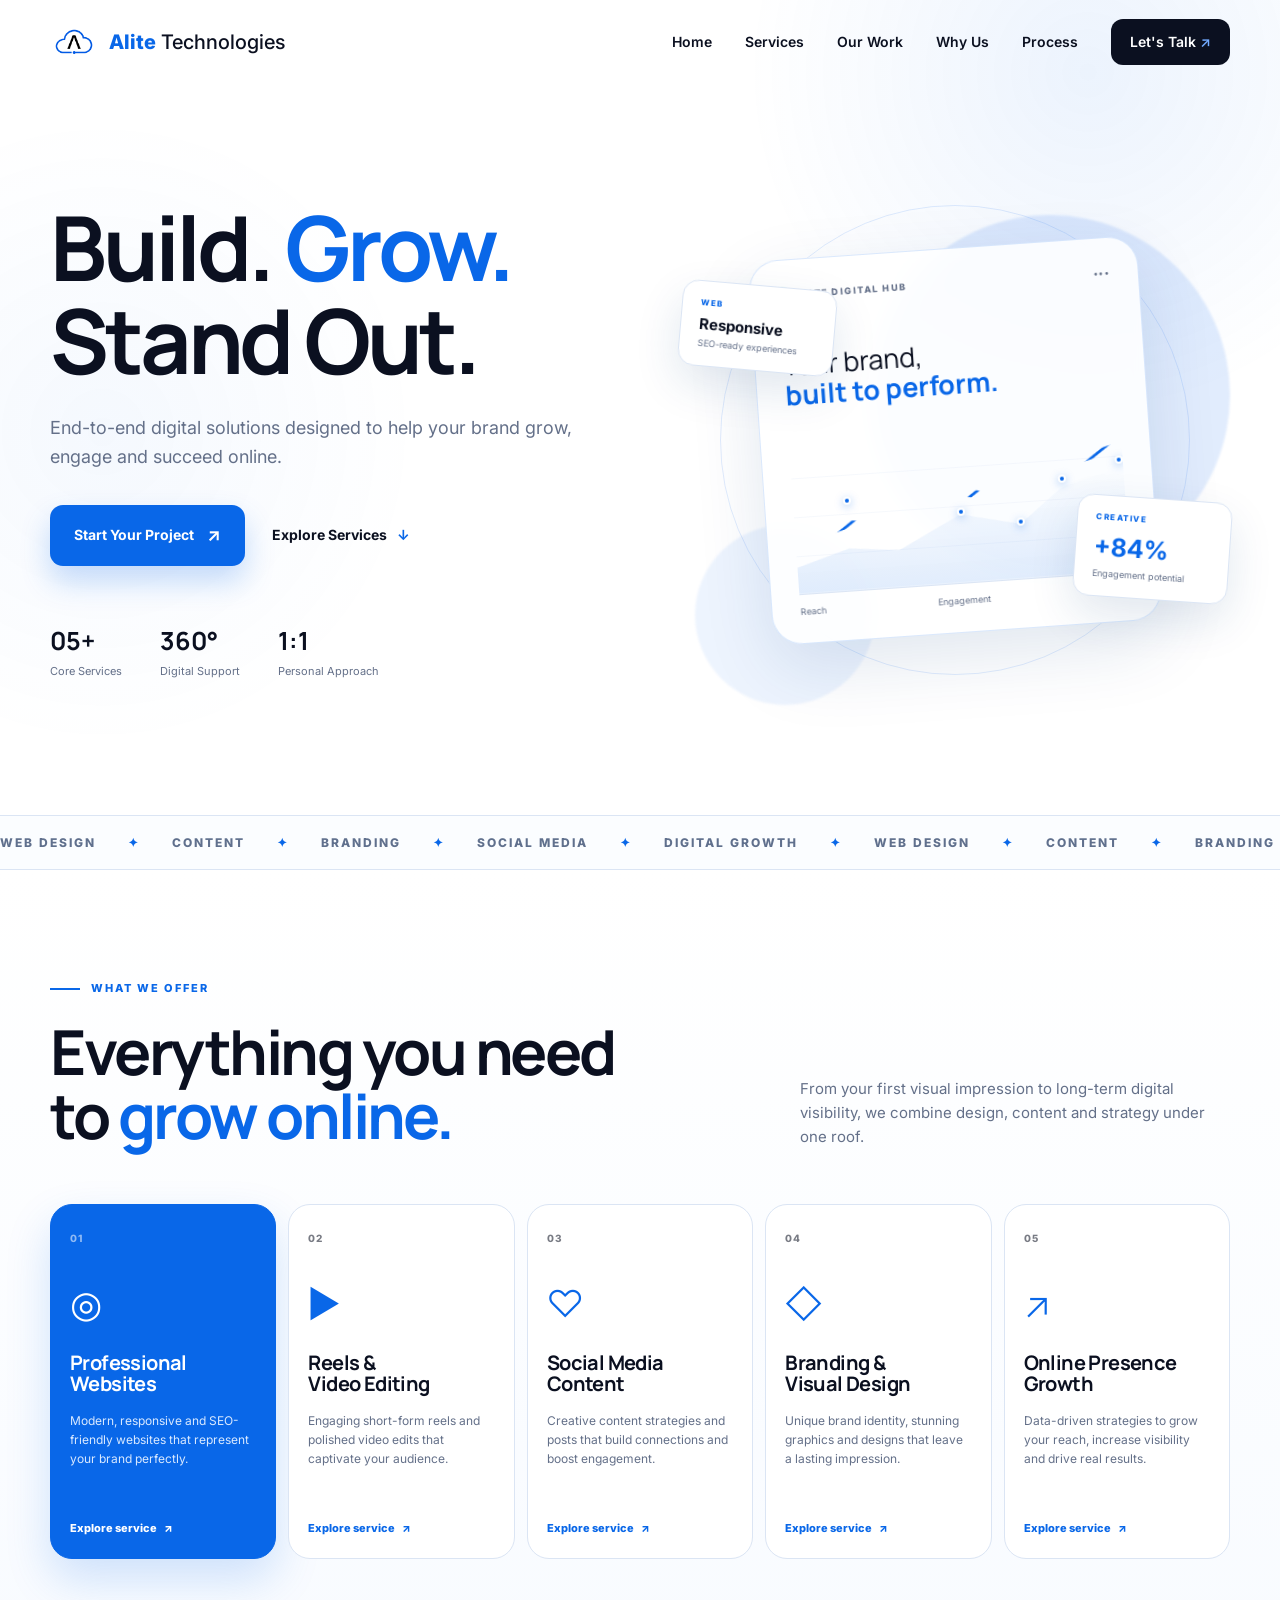
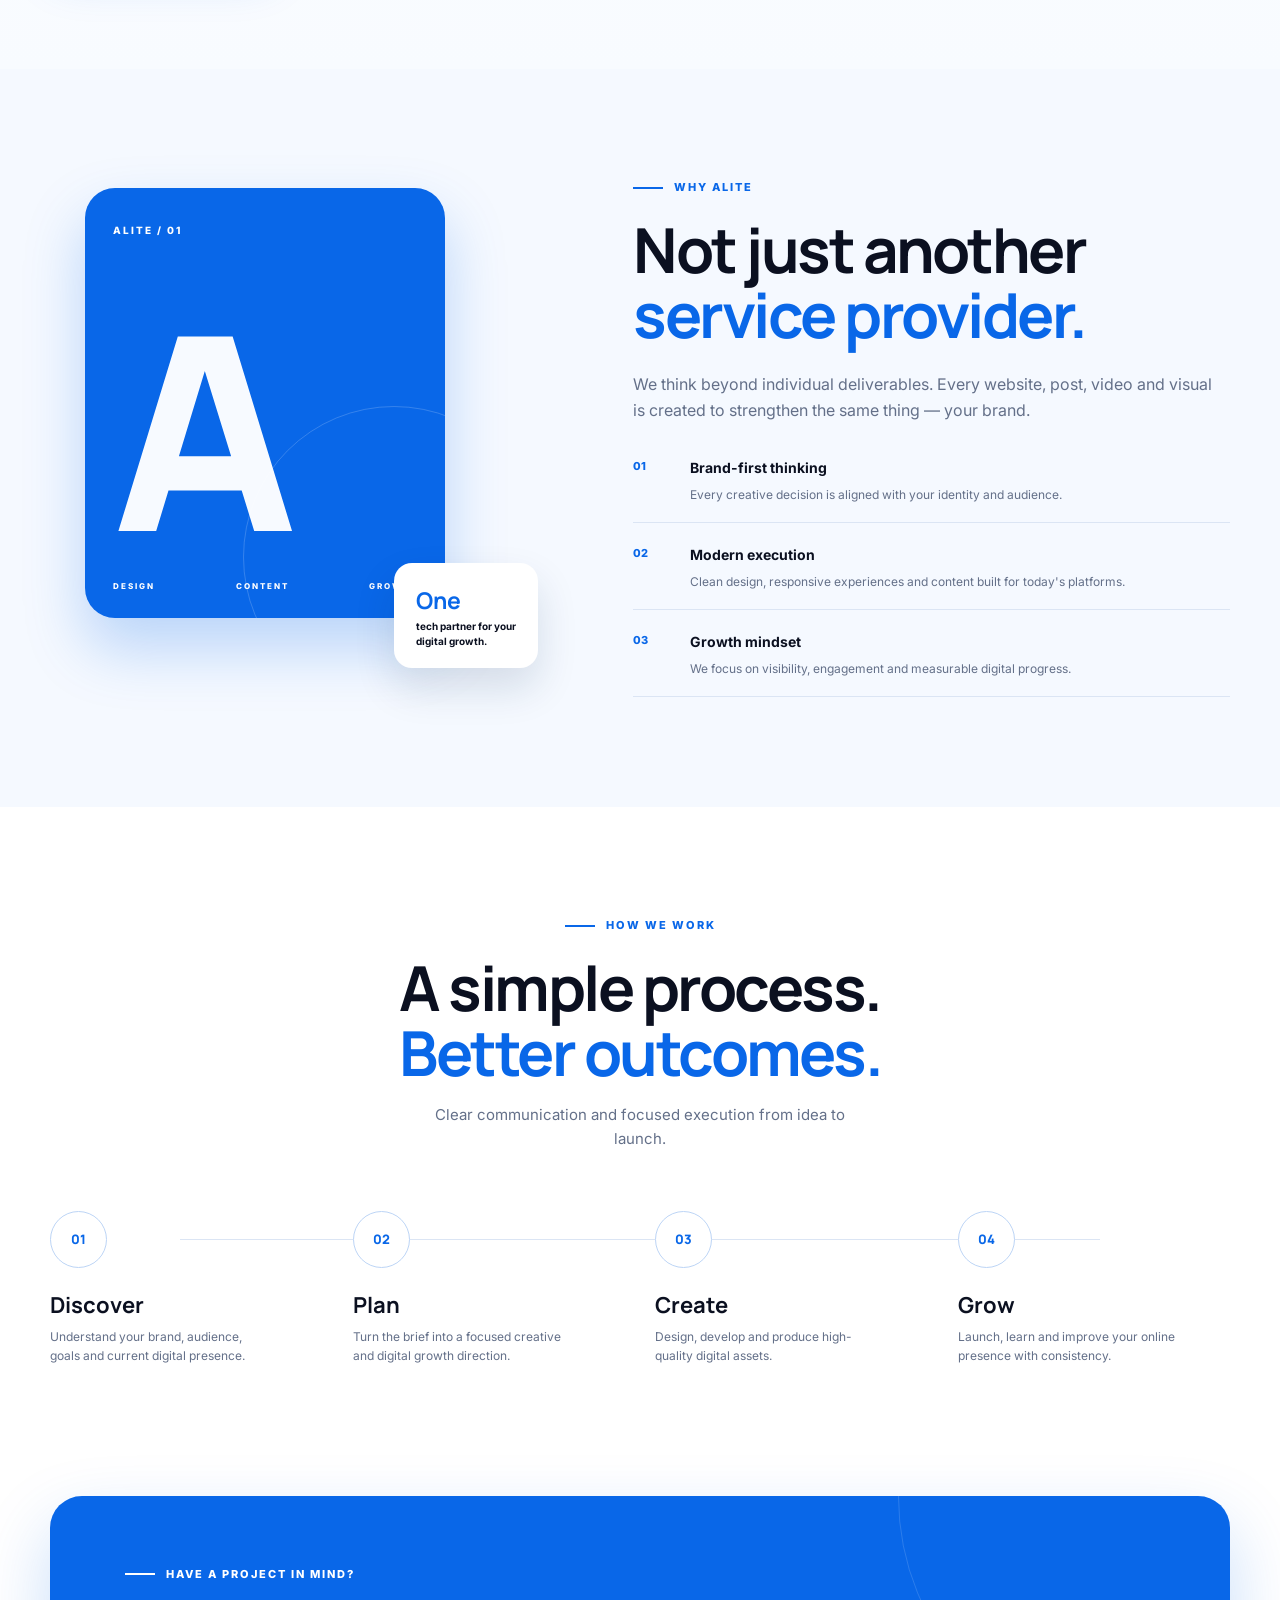
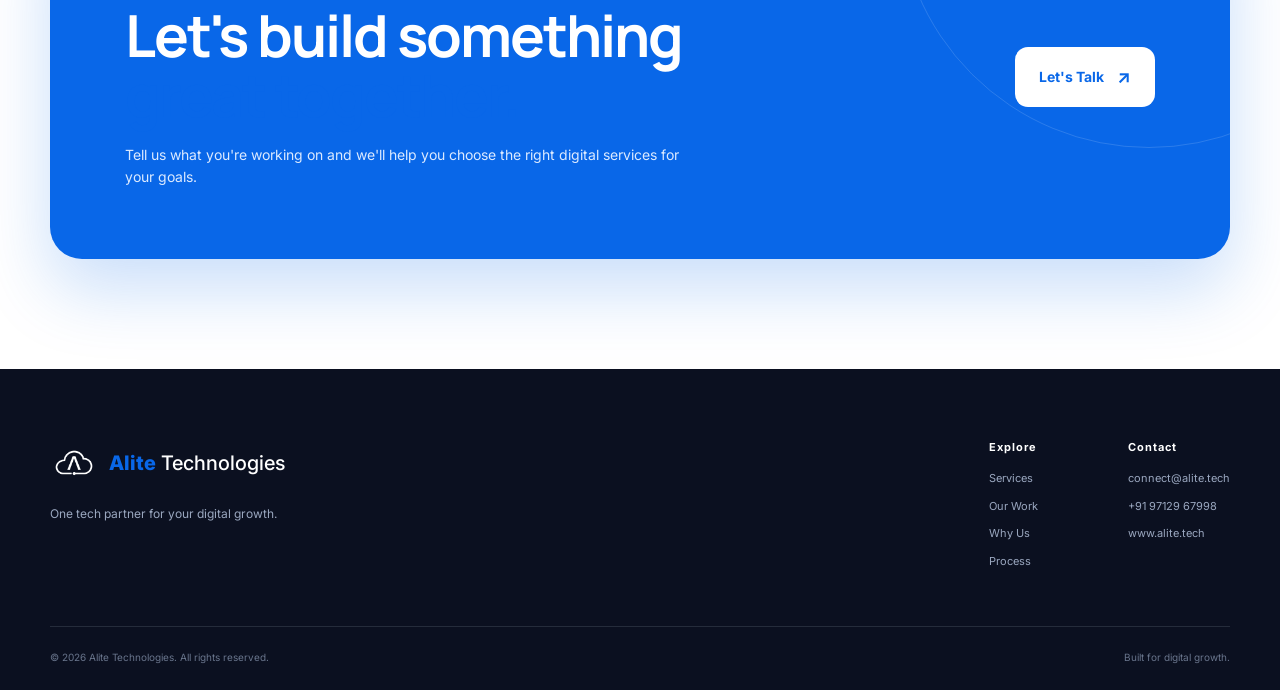
<file: index.html>
<!DOCTYPE html>
<html lang="en">
<head>
  <meta charset="UTF-8" />
  <meta name="viewport" content="width=device-width, initial-scale=1.0" />
  <meta name="description" content="Alite Technologies delivers professional websites, reels and video editing, social media content, branding and visual design, and online presence growth." />
  <title>Alite Technologies | Digital Growth Partner</title>
  <link rel="icon" type="image/png" href="logo.png">
  <link rel="preconnect" href="https://fonts.googleapis.com">
  <link rel="preconnect" href="https://fonts.gstatic.com" crossorigin>
  <link href="https://fonts.googleapis.com/css2?family=Inter:wght@400;500;600;700;800&family=Manrope:wght@600;700;800&display=swap" rel="stylesheet">
  <link rel="stylesheet" href="styles.css" />
</head>
<body>
  <div class="site-bg"></div>

  <header class="navbar" id="navbar">
    <div class="container nav-inner">
      <a class="brand" href="#home" aria-label="Alite Technologies home">
        <img class="brand-logo" src="logo.png" alt="Alite Technologies logo" width="48" height="36">
        <span class="brand-text"><strong>Alite</strong> Technologies</span>
      </a>

      <button class="menu-toggle" id="menuToggle" aria-label="Open navigation" aria-expanded="false">
        <span></span><span></span><span></span>
      </button>

      <nav class="nav-links" id="navLinks">
        <a href="#home">Home</a>
        <a href="#services">Services</a>
        <a href="work.html">Our Work</a>
        <a href="#why-us">Why Us</a>
        <a href="#process">Process</a>
        <a href="#contact" class="nav-cta">Let's Talk <span>↗</span></a>
      </nav>
    </div>
  </header>

  <main>
    <section class="hero section" id="home">
      <div class="hero-grid container">
        <div class="hero-copy reveal">
          <!-- <div class="eyebrow"><span></span> DIGITAL SOLUTIONS THAT MOVE BRANDS FORWARD</div> -->
          <h1>Build. <em>Grow.</em><br>Stand Out.</h1>
          <p class="hero-lead">
            End-to-end digital solutions designed to help your brand grow,
            engage and succeed online.
          </p>
          <div class="hero-actions">
            <a class="btn btn-primary" href="#contact">Start Your Project <span>↗</span></a>
            <a class="text-link" href="#services">Explore Services <span>↓</span></a>
          </div>
          <div class="hero-proof">
            <div><strong>05+</strong><span>Core Services</span></div>
            <div><strong>360°</strong><span>Digital Support</span></div>
            <div><strong>1:1</strong><span>Personal Approach</span></div>
          </div>
        </div>

        <div class="hero-visual reveal">
          <div class="orb orb-one"></div>
          <div class="orb orb-two"></div>
          <div class="dashboard-card">
            <div class="dashboard-top">
              <span class="status-dot"></span>
              <span>ALITE DIGITAL HUB</span>
              <span class="mini-dots">•••</span>
            </div>
            <div class="dashboard-title">Your brand,<br><strong>built to perform.</strong></div>
            <div class="growth-chart">
              <div class="chart-line"></div>
              <div class="chart-fill"></div>
              <span class="point p1"></span>
              <span class="point p2"></span>
              <span class="point p3"></span>
              <span class="point p4"></span>
              <span class="point p5"></span>
            </div>
            <div class="chart-labels"><span>Reach</span><span>Engagement</span><span>Growth</span></div>
          </div>
          <div class="floating-card card-a"><span>WEB</span><strong>Responsive</strong><small>SEO-ready experiences</small></div>
          <div class="floating-card card-b"><span>CREATIVE</span><strong>+84%</strong><small>Engagement potential</small></div>
          <div class="hero-ring"></div>
        </div>
      </div>
    </section>

    <section class="marquee-section">
      <div class="marquee">
        <span>WEB DESIGN</span><b>✦</b><span>CONTENT</span><b>✦</b><span>BRANDING</span><b>✦</b>
        <span>SOCIAL MEDIA</span><b>✦</b><span>DIGITAL GROWTH</span><b>✦</b>
        <span>WEB DESIGN</span><b>✦</b><span>CONTENT</span><b>✦</b><span>BRANDING</span>
      </div>
    </section>

    <section class="section services" id="services">
      <div class="container">
        <div class="section-heading reveal">
          <div>
            <div class="eyebrow"><span></span> WHAT WE OFFER</div>
            <h2>Everything you need<br>to <em>grow online.</em></h2>
          </div>
          <p>From your first visual impression to long-term digital visibility, we combine design, content and strategy under one roof.</p>
        </div>

        <div class="services-grid">
          <article class="service-card service-featured reveal">
            <div class="service-number">01</div>
            <div class="service-icon">◎</div>
            <h3>Professional<br>Websites</h3>
            <p>Modern, responsive and SEO-friendly websites that represent your brand perfectly.</p>
            <a href="https://alite.tech/work.html?category=websites">Explore service <span>↗</span></a>
          </article>

          <article class="service-card reveal">
            <div class="service-number">02</div>
            <div class="service-icon">▶</div>
            <h3>Reels &<br>Video Editing</h3>
            <p>Engaging short-form reels and polished video edits that captivate your audience.</p>
            <a href="https://alite.tech/work.html?category=reels">Explore service <span>↗</span></a>
          </article>

          <article class="service-card reveal">
            <div class="service-number">03</div>
            <div class="service-icon">♡</div>
            <h3>Social Media<br>Content</h3>
            <p>Creative content strategies and posts that build connections and boost engagement.</p>
            <a href="https://alite.tech/work.html?category=social">Explore service <span>↗</span></a>
          </article>

          <article class="service-card reveal">
            <div class="service-number">04</div>
            <div class="service-icon">◇</div>
            <h3>Branding &<br>Visual Design</h3>
            <p>Unique brand identity, stunning graphics and designs that leave a lasting impression.</p>
            <a href="https://alite.tech/work.html?category=branding">Explore service <span>↗</span></a>
          </article>

          <article class="service-card reveal">
            <div class="service-number">05</div>
            <div class="service-icon">↗</div>
            <h3>Online Presence<br>Growth</h3>
            <p>Data-driven strategies to grow your reach, increase visibility and drive real results.</p>
            <a href="https://alite.tech/work.html?category=growth">Explore service <span>↗</span></a>
          </article>
        </div>
      </div>
    </section>

    <section class="section why" id="why-us">
      <div class="container why-grid">
        <div class="why-visual reveal">
          <div class="blue-panel">
            <span class="panel-label">ALITE / 01</span>
            <div class="big-a">A</div>
            <div class="panel-bottom">
              <span>DESIGN</span><span>CONTENT</span><span>GROWTH</span>
            </div>
          </div>
          <div class="stat-card"><strong>One</strong><span>tech partner for your<br>digital growth.</span></div>
        </div>

        <div class="why-copy reveal">
          <div class="eyebrow"><span></span> WHY ALITE</div>
          <h2>Not just another<br><em>service provider.</em></h2>
          <p>We think beyond individual deliverables. Every website, post, video and visual is created to strengthen the same thing — your brand.</p>
          <div class="benefit-list">
            <div class="benefit"><span>01</span><div><strong>Brand-first thinking</strong><p>Every creative decision is aligned with your identity and audience.</p></div></div>
            <div class="benefit"><span>02</span><div><strong>Modern execution</strong><p>Clean design, responsive experiences and content built for today's platforms.</p></div></div>
            <div class="benefit"><span>03</span><div><strong>Growth mindset</strong><p>We focus on visibility, engagement and measurable digital progress.</p></div></div>
          </div>
        </div>
      </div>
    </section>

    <section class="section process" id="process">
      <div class="container">
        <div class="center-heading reveal">
          <div class="eyebrow"><span></span> HOW WE WORK</div>
          <h2>A simple process.<br><em>Better outcomes.</em></h2>
          <p>Clear communication and focused execution from idea to launch.</p>
        </div>

        <div class="process-grid">
          <div class="process-line"></div>
          <div class="process-step reveal"><span>01</span><h3>Discover</h3><p>Understand your brand, audience, goals and current digital presence.</p></div>
          <div class="process-step reveal"><span>02</span><h3>Plan</h3><p>Turn the brief into a focused creative and digital growth direction.</p></div>
          <div class="process-step reveal"><span>03</span><h3>Create</h3><p>Design, develop and produce high-quality digital assets.</p></div>
          <div class="process-step reveal"><span>04</span><h3>Grow</h3><p>Launch, learn and improve your online presence with consistency.</p></div>
        </div>
      </div>
    </section>

    <section class="cta-section" id="contact">
      <div class="container cta-box reveal">
        <div>
          <div class="eyebrow light"><span></span> HAVE A PROJECT IN MIND?</div>
          <h2>Let's build something<br><em>great together.</em></h2>
          <p>Tell us what you're working on and we'll help you choose the right digital services for your goals.</p>
        </div>
        <a class="btn btn-light" href="mailto:connect@alite.tech">Let's Talk <span>↗</span></a>
      </div>
    </section>
  </main>

  <footer class="footer">
    <div class="container footer-top">
      <div class="footer-brand">
        <a class="brand" href="#home">
          <img class="brand-logo footer-logo" src="logo.png" alt="Alite Technologies logo" width="48" height="36">
          <span class="brand-text"><strong>Alite</strong> Technologies</span>
        </a>
        <p>One tech partner for your digital growth.</p>
      </div>
      <div class="footer-links">
        <div><strong>Explore</strong><a href="#services">Services</a><a href="work.html">Our Work</a><a href="#why-us">Why Us</a><a href="#process">Process</a></div>
        <div><strong>Contact</strong><a href="mailto:connect@alite.tech">connect@alite.tech</a><a href="tel:+919712967998">+91 97129 67998</a><a href="https://www.alite.tech" target="_blank" rel="noopener">www.alite.tech</a></div>
      </div>
    </div>
    <div class="container footer-bottom"><span>© 2026 Alite Technologies. All rights reserved.</span><span>Built for digital growth.</span></div>
  </footer>

  <script src="script.js"></script>
</body>
</html>
</file>
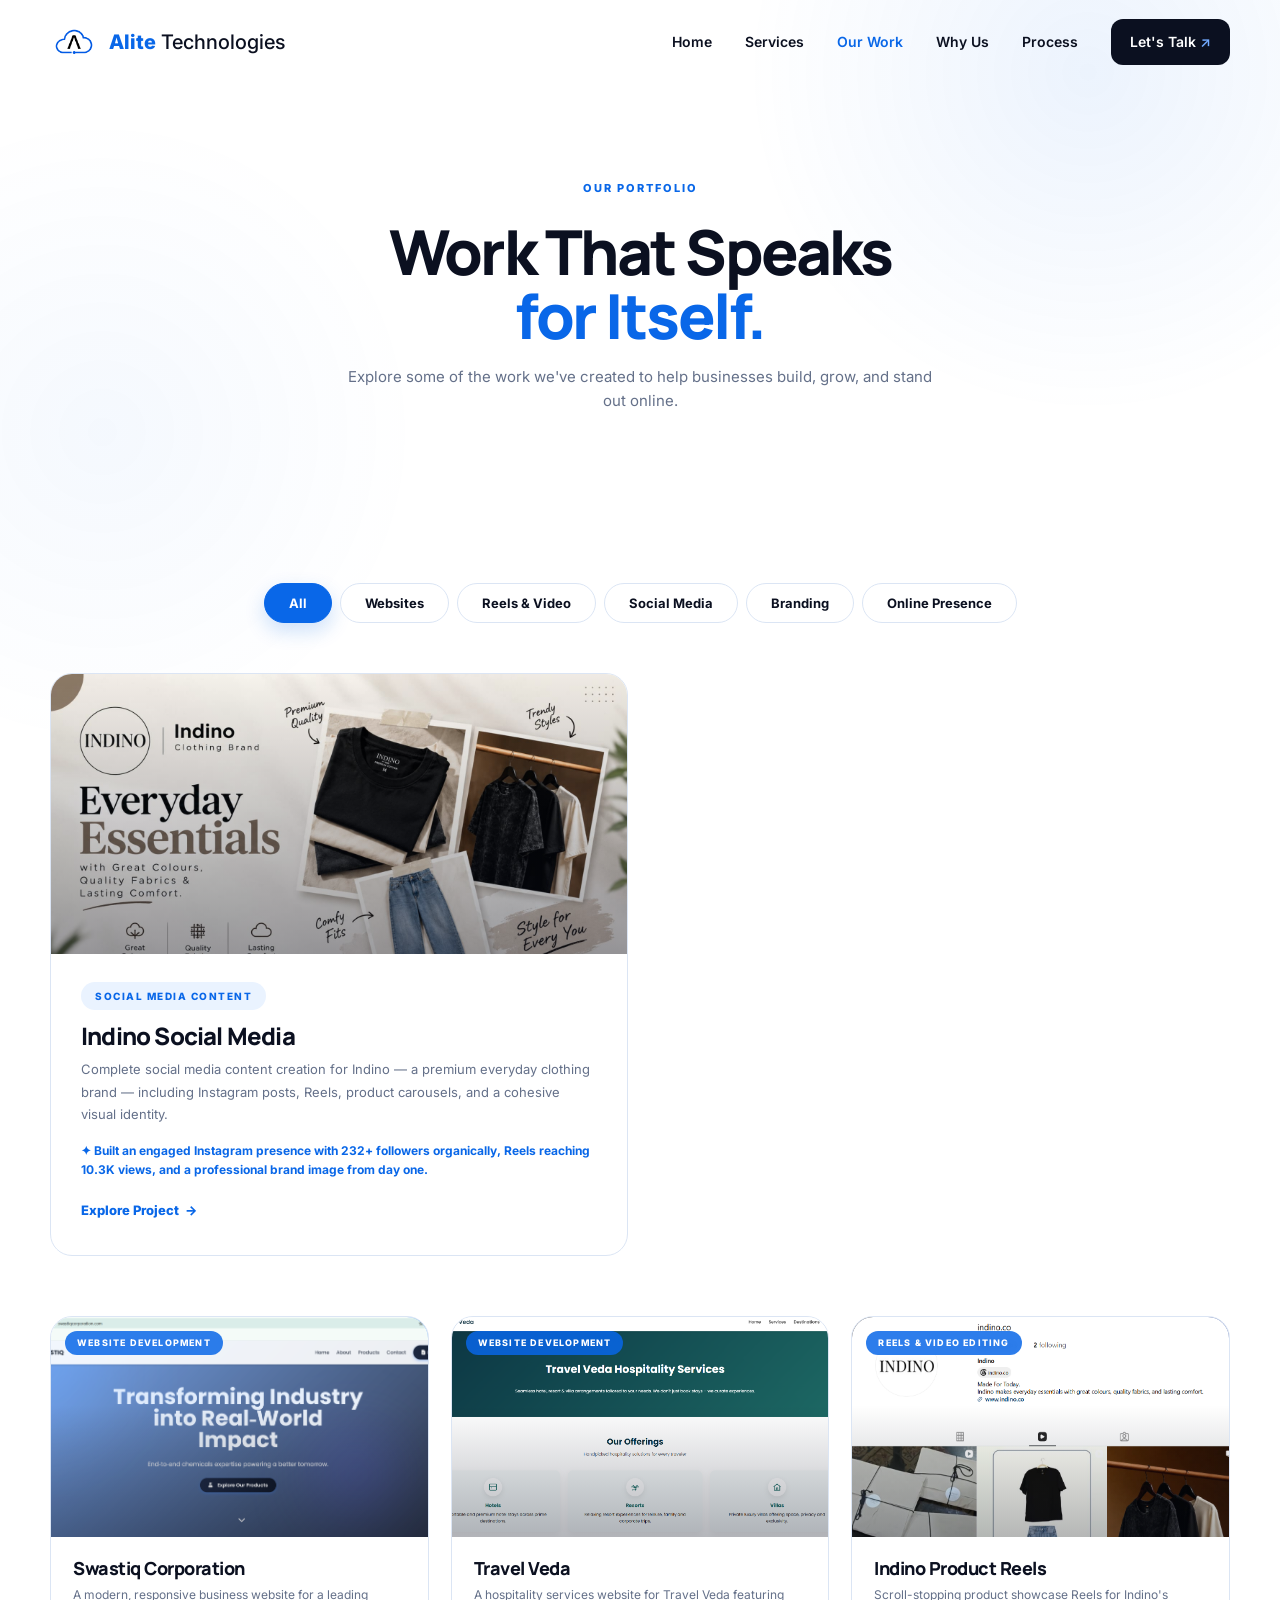
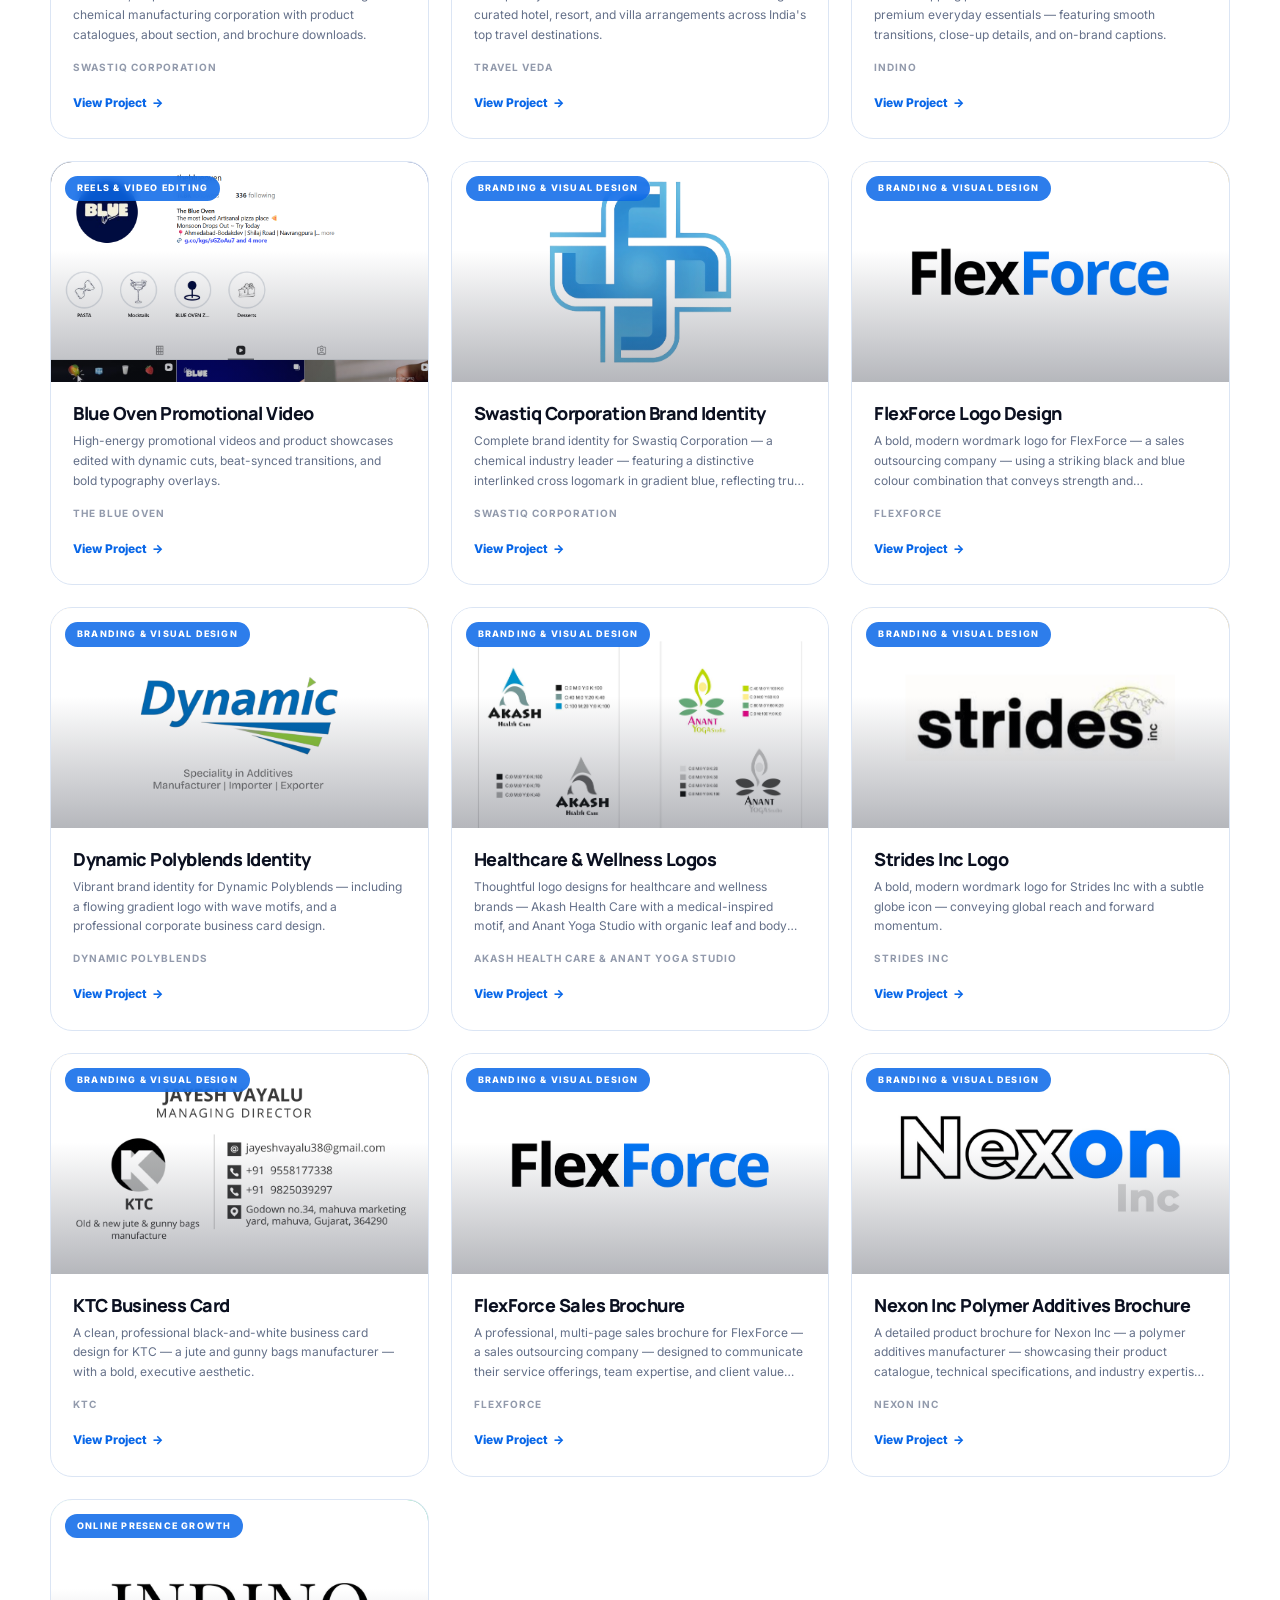
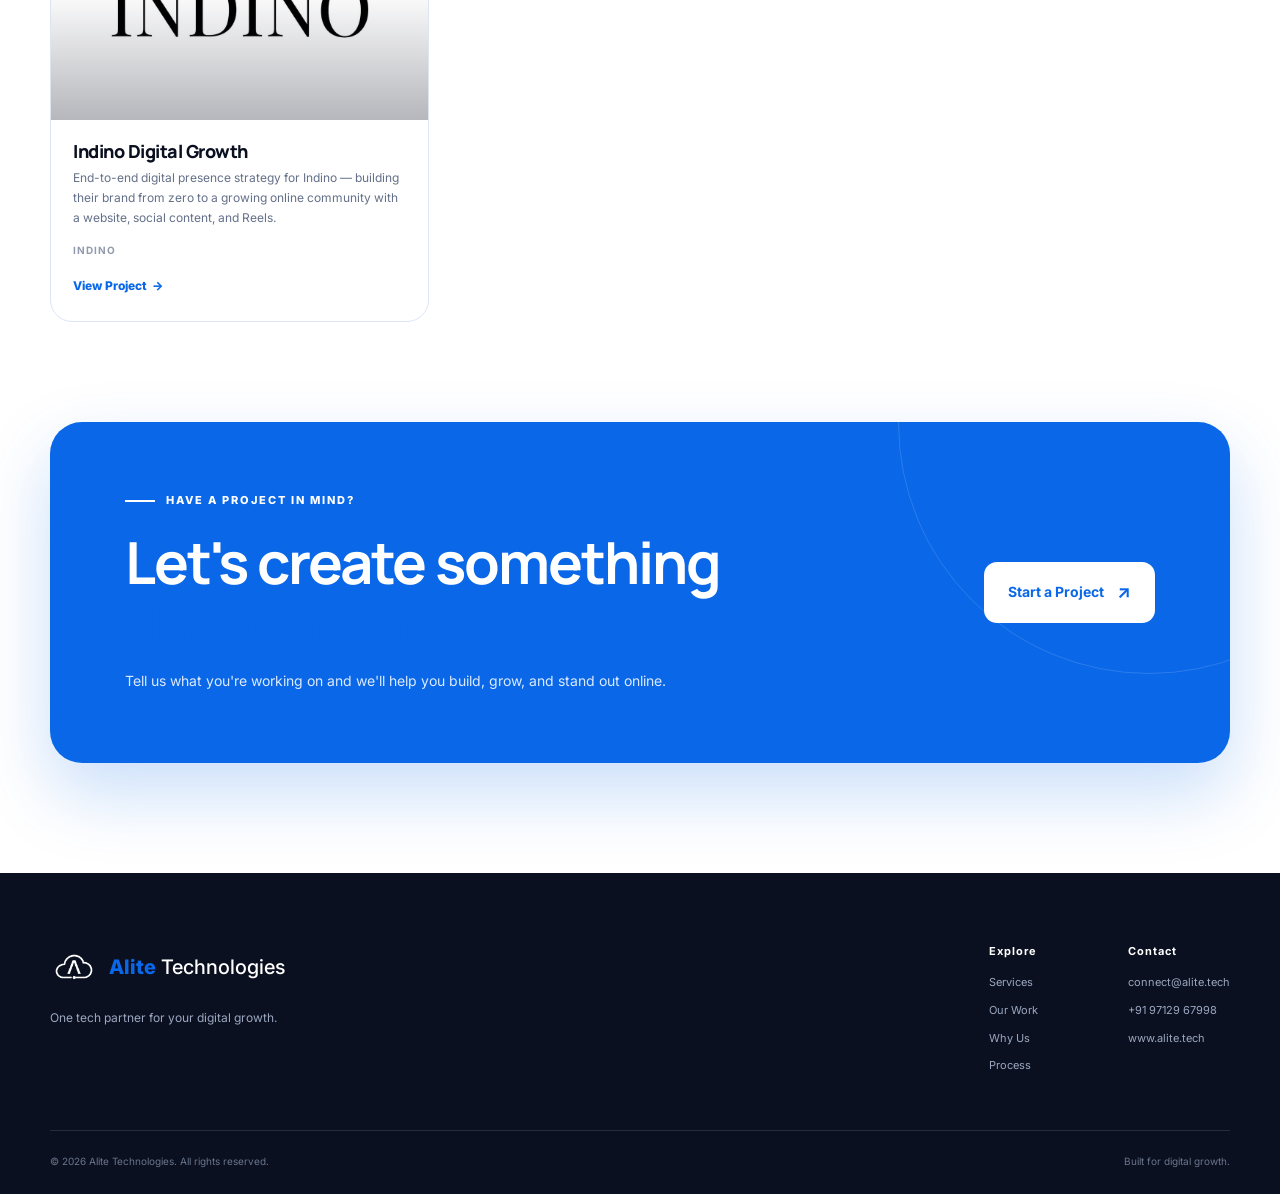
<file: work.html>
<!DOCTYPE html>
<html lang="en">
<head>
  <meta charset="UTF-8" />
  <meta name="viewport" content="width=device-width, initial-scale=1.0" />
  <meta name="description" content="Explore the work Alite Technologies has created — websites, reels, social media content, branding, and digital growth projects for real businesses." />
  <title>Our Work | Alite Technologies</title>
  <link rel="icon" type="image/png" href="logo.png">
  <link rel="preconnect" href="https://fonts.googleapis.com">
  <link rel="preconnect" href="https://fonts.gstatic.com" crossorigin>
  <link href="https://fonts.googleapis.com/css2?family=Inter:wght@400;500;600;700;800&family=Manrope:wght@600;700;800&display=swap" rel="stylesheet">
  <link rel="stylesheet" href="styles.css" />
  <link rel="stylesheet" href="work.css" />
</head>
<body>
  <div class="site-bg"></div>

  <!-- ═══════════ NAVBAR ═══════════ -->
  <header class="navbar" id="navbar">
    <div class="container nav-inner">
      <a class="brand" href="index.html" aria-label="Alite Technologies home">
        <img class="brand-logo" src="logo.png" alt="Alite Technologies logo" width="48" height="36">
        <span class="brand-text"><strong>Alite</strong> Technologies</span>
      </a>

      <button class="menu-toggle" id="menuToggle" aria-label="Open navigation" aria-expanded="false">
        <span></span><span></span><span></span>
      </button>

      <nav class="nav-links" id="navLinks">
        <a href="index.html">Home</a>
        <a href="index.html#services">Services</a>
        <a href="work.html" class="active">Our Work</a>
        <a href="index.html#why-us">Why Us</a>
        <a href="index.html#process">Process</a>
        <a href="index.html#contact" class="nav-cta">Let's Talk <span>↗</span></a>
      </nav>
    </div>
  </header>

  <!-- ═══════════ MAIN ═══════════ -->
  <main>

    <!-- SECTION HEADER -->
    <section class="work-header section" id="work">
      <div class="container">
        <div class="center-heading reveal">
          <div class="eyebrow"> OUR PORTFOLIO</div>
          <h2>Work That Speaks<br><em>for Itself.</em></h2>
          <p>Explore some of the work we've created to help businesses build, grow, and stand out online.</p>
        </div>
      </div>
    </section>

    <!-- FILTER TABS -->
    <div class="container">
      <nav class="work-filters reveal" aria-label="Portfolio category filters">
        <button class="filter-btn active" data-filter="all" type="button">All</button>
        <button class="filter-btn" data-filter="websites" type="button">Websites</button>
        <button class="filter-btn" data-filter="reels" type="button">Reels &amp; Video</button>
        <button class="filter-btn" data-filter="social" type="button">Social Media</button>
        <button class="filter-btn" data-filter="branding" type="button">Branding</button>
        <button class="filter-btn" data-filter="growth" type="button">Online Presence</button>
      </nav>
    </div>

    <!-- FEATURED PROJECTS -->
    <section class="container" aria-label="Featured projects">
      <div class="featured-grid" id="featuredGrid">
        <!-- Populated by work.js -->
      </div>
    </section>

    <!-- PORTFOLIO GRID -->
    <section class="container" aria-label="All projects">
      <div class="portfolio-grid" id="portfolioGrid">
        <!-- Populated by work.js -->
      </div>
      <div class="portfolio-empty" id="portfolioEmpty" hidden>
        <p>No projects found in this category yet. <br>Check back soon — we're always creating.</p>
      </div>
    </section>

    <!-- CTA -->
    <section class="cta-section" id="contact">
      <div class="container cta-box reveal">
        <div>
          <div class="eyebrow light"><span></span> HAVE A PROJECT IN MIND?</div>
          <h2>Let's create something<br><em>that gets noticed.</em></h2>
          <p>Tell us what you're working on and we'll help you build, grow, and stand out online.</p>
        </div>
        <a class="btn btn-light" href="mailto:connect@alite.tech">Start a Project <span>↗</span></a>
      </div>
    </section>

  </main>

  <!-- ═══════════ FOOTER ═══════════ -->
  <footer class="footer">
    <div class="container footer-top">
      <div class="footer-brand">
        <a class="brand" href="index.html">
          <img class="brand-logo footer-logo" src="logo.png" alt="Alite Technologies logo" width="48" height="36">
          <span class="brand-text"><strong>Alite</strong> Technologies</span>
        </a>
        <p>One tech partner for your digital growth.</p>
      </div>
      <div class="footer-links">
        <div><strong>Explore</strong><a href="index.html#services">Services</a><a href="work.html">Our Work</a><a href="index.html#why-us">Why Us</a><a href="index.html#process">Process</a></div>
        <div><strong>Contact</strong><a href="mailto:connect@alite.tech">connect@alite.tech</a><a href="tel:+919712967998">+91 97129 67998</a><a href="https://www.alite.tech" target="_blank" rel="noopener">www.alite.tech</a></div>
      </div>
    </div>
    <div class="container footer-bottom"><span>© 2026 Alite Technologies. All rights reserved.</span><span>Built for digital growth.</span></div>
  </footer>

  <!-- ═══════════ PROJECT MODAL ═══════════ -->
  <div class="modal-overlay" id="projectModal" role="dialog" aria-modal="true" aria-label="Project details" hidden>
    <div class="modal-panel" id="modalPanel">
      <button class="modal-close" id="modalClose" aria-label="Close project details" type="button">✕</button>
      <div class="modal-hero" id="modalHero">
        <div class="modal-hero-inner" id="modalHeroInner"></div>
      </div>
      <div class="modal-body" id="modalBody">
        <!-- Populated by work.js -->
      </div>
    </div>
  </div>

  <script src="portfolio-data.js"></script>
  <script src="script.js"></script>
  <script src="work.js"></script>
</body>
</html>
</file>
<file: styles.css>
:root{
  --blue:#0967e8;
  --blue-dark:#0647ae;
  --blue-soft:#eaf3ff;
  --ink:#0b1020;
  --muted:#647089;
  --line:#dbe5f4;
  --white:#fff;
  --radius:24px;
  --shadow:0 24px 70px rgba(9,54,125,.12);
}
*{box-sizing:border-box;margin:0;padding:0}
html{scroll-behavior:smooth}
body{font-family:Inter,Arial,sans-serif;color:var(--ink);background:#fff;line-height:1.6;overflow-x:hidden}
a{text-decoration:none;color:inherit}
.site-bg{position:fixed;inset:0;pointer-events:none;z-index:-1;background:radial-gradient(circle at 85% 8%,rgba(9,103,232,.08),transparent 25%),radial-gradient(circle at 8% 48%,rgba(9,103,232,.045),transparent 25%)}
.container{width:min(1180px,calc(100% - 40px));margin:auto}
.section{padding:110px 0}
.navbar{position:fixed;top:0;left:0;width:100%;z-index:1000;padding:18px 0;transition:.3s}
.navbar.scrolled{background:rgba(255,255,255,.9);backdrop-filter:blur(18px);box-shadow:0 8px 30px rgba(12,45,90,.07)}
.nav-inner{display:flex;align-items:center;justify-content:space-between}
.brand{display:flex;align-items:center;gap:11px;font-size:20px}
.brand-logo{width:48px;height:auto;flex-shrink:0;display:block}
.footer-logo{filter:brightness(0) invert(1)}
.brand-text{font-weight:500}.brand-text strong{color:var(--blue);font-weight:800}
.nav-links{display:flex;align-items:center;gap:33px;font-size:14px;font-weight:600}
.nav-links a{transition:.2s}.nav-links a:hover{color:var(--blue)}
.nav-cta{padding:12px 19px;border-radius:12px;background:var(--ink);color:#fff!important}.nav-cta span{color:#72aaff}
.menu-toggle{display:none;border:0;background:none;cursor:pointer}
.menu-toggle span{display:block;width:25px;height:2px;background:var(--ink);margin:5px}
.hero{padding-top:175px;min-height:790px;display:flex;align-items:center}
.hero-grid{display:grid;grid-template-columns:1.03fr .97fr;align-items:center;gap:45px}
.eyebrow{display:flex;align-items:center;gap:11px;color:var(--blue);font-size:11px;font-weight:800;letter-spacing:2px;margin-bottom:22px}
.eyebrow span{width:30px;height:2px;background:var(--blue);display:inline-block}
.eyebrow.light{color:#fff}.eyebrow.light span{background:#fff}
h1,h2,h3{font-family:Manrope,Inter,sans-serif;line-height:1.04}
h1{font-size:clamp(56px,7vw,92px);letter-spacing:-4px}
h1 em,h2 em{color:var(--blue);font-style:normal}
.hero-lead{max-width:540px;color:var(--muted);font-size:18px;margin:28px 0 33px}
.hero-actions{display:flex;align-items:center;gap:27px}
.btn{display:inline-flex;align-items:center;justify-content:center;gap:13px;border-radius:13px;padding:16px 24px;font-weight:700;font-size:14px;transition:.25s}
.btn span{font-size:18px}
.btn-primary{background:var(--blue);color:#fff;box-shadow:0 15px 30px rgba(9,103,232,.23)}
.btn-primary:hover{transform:translateY(-3px);background:var(--blue-dark)}
.text-link{font-weight:700;font-size:14px}.text-link span{color:var(--blue);margin-left:7px}
.hero-proof{display:flex;gap:38px;margin-top:55px}.hero-proof div{display:flex;flex-direction:column}.hero-proof strong{font-family:Manrope;font-size:25px}.hero-proof span{font-size:11px;color:var(--muted);margin-top:2px}
.hero-visual{height:530px;position:relative;display:grid;place-items:center}
.dashboard-card{width:min(390px,72%);height:385px;background:rgba(255,255,255,.86);border:1px solid rgba(9,103,232,.15);border-radius:30px;box-shadow:var(--shadow);padding:28px;position:relative;z-index:2;backdrop-filter:blur(12px);transform:rotate(-4deg)}
.dashboard-top{display:flex;align-items:center;gap:8px;font-size:9px;font-weight:800;letter-spacing:1.5px;color:var(--muted)}
.status-dot{width:8px;height:8px;border-radius:50%;background:#23c67a;box-shadow:0 0 0 5px #e7fbf2}.mini-dots{margin-left:auto}
.dashboard-title{font-family:Manrope;font-size:27px;line-height:1.1;margin-top:48px}.dashboard-title strong{color:var(--blue)}
.growth-chart{height:155px;margin-top:30px;position:relative;border-bottom:1px solid var(--line);overflow:hidden;background:repeating-linear-gradient(to bottom,transparent 0,transparent 38px,rgba(219,229,244,.5) 39px)}
.chart-line{position:absolute;left:0;right:0;bottom:30px;height:100px;background:linear-gradient(145deg,transparent 0 15%,var(--blue) 15.4% 16%,transparent 16.4% 30%,var(--blue) 30.4% 31%,transparent 31.4% 50%,var(--blue) 50.4% 51%,transparent 51.4% 67%,var(--blue) 67.4% 68%,transparent 68.4% 80%,var(--blue) 80.4% 81%,transparent 81.4%);clip-path:polygon(0 75%,16% 60%,31% 65%,50% 35%,68% 48%,81% 16%,100% 0,100% 8%,81% 24%,68% 56%,50% 43%,31% 73%,16% 68%,0 83%)}
.chart-fill{position:absolute;left:0;right:0;bottom:0;height:105px;background:linear-gradient(to top,rgba(9,103,232,.12),transparent);clip-path:polygon(0 75%,16% 60%,31% 65%,50% 35%,68% 48%,81% 16%,100% 0,100% 100%,0 100%)}
.point{position:absolute;width:8px;height:8px;border:2px solid #fff;background:var(--blue);border-radius:50%;box-shadow:0 2px 8px rgba(9,103,232,.35)}.p1{left:15%;bottom:86px}.p2{left:49%;bottom:67px}.p3{left:67%;bottom:53px}.p4{left:80%;bottom:93px}.p5{right:0;bottom:108px}
.chart-labels{display:flex;justify-content:space-between;font-size:9px;color:var(--muted);margin-top:10px}
.orb{position:absolute;border-radius:50%;filter:blur(1px)}.orb-one{width:360px;height:360px;background:rgba(9,103,232,.12);top:40px;right:0}.orb-two{width:180px;height:180px;background:rgba(9,103,232,.07);bottom:0;left:15px}
.hero-ring{position:absolute;width:470px;height:470px;border:1px solid rgba(9,103,232,.12);border-radius:50%;z-index:0}
.floating-card{position:absolute;background:#fff;border:1px solid var(--line);box-shadow:0 18px 45px rgba(18,62,120,.12);border-radius:16px;padding:15px 18px;z-index:3;display:flex;flex-direction:column;min-width:155px}.floating-card span{font-size:8px;color:var(--blue);font-weight:800;letter-spacing:1.5px}.floating-card strong{font-size:15px;margin-top:3px}.floating-card small{font-size:9px;color:var(--muted)}.card-a{left:0;top:110px;transform:rotate(5deg)}.card-b{right:0;bottom:105px;transform:rotate(4deg)}.card-b strong{font-size:25px;color:var(--blue)}
.marquee-section{border-top:1px solid var(--line);border-bottom:1px solid var(--line);overflow:hidden;padding:17px 0;background:#fbfdff}.marquee{display:flex;gap:32px;white-space:nowrap;align-items:center;width:max-content;animation:scroll 25s linear infinite;font-size:12px;font-weight:800;letter-spacing:2px;color:#60708d}.marquee b{color:var(--blue)}@keyframes scroll{to{transform:translateX(-30%)}}
.section-heading{display:grid;grid-template-columns:1fr .65fr;gap:60px;align-items:end;margin-bottom:55px}.section-heading h2,.center-heading h2{font-size:clamp(40px,5vw,62px);letter-spacing:-2.5px}.section-heading>p,.center-heading>p{color:var(--muted);font-size:15px;max-width:430px;justify-self:end}
.services{background:linear-gradient(#fff,#f8fbff)}
.services-grid{display:grid;grid-template-columns:repeat(5,1fr);gap:12px}
.service-card{border:1px solid var(--line);border-radius:22px;padding:25px 19px 20px;min-height:355px;background:#fff;display:flex;flex-direction:column;transition:.3s;position:relative;overflow:hidden}
.service-card:hover{transform:translateY(-8px);border-color:#a8c9f7;box-shadow:0 20px 45px rgba(9,68,145,.1)}
.service-featured{background:var(--blue);color:#fff;border-color:var(--blue);box-shadow:0 20px 45px rgba(9,103,232,.18)}
.service-number{font-size:10px;font-weight:800;letter-spacing:1px;opacity:.55}.service-icon{font-size:37px;font-weight:300;color:var(--blue);margin:28px 0 20px}.service-featured .service-icon{color:#fff}.service-card h3{font-size:20px;letter-spacing:-.6px}.service-card p{font-size:12px;color:var(--muted);margin-top:16px}.service-featured p{color:#d9e9ff}.service-card a{margin-top:auto;font-size:11px;font-weight:800;color:var(--blue)}.service-featured a{color:#fff}.service-card a span{margin-left:5px}
.why{background:#f5f9ff}.why-grid{display:grid;grid-template-columns:.9fr 1.1fr;gap:95px;align-items:center}.why-visual{height:500px;position:relative}.blue-panel{position:absolute;left:35px;top:0;width:360px;height:430px;border-radius:30px;background:var(--blue);box-shadow:0 30px 60px rgba(9,103,232,.25);overflow:hidden;padding:28px;color:#fff}.blue-panel:after{content:"";position:absolute;width:300px;height:300px;border:1px solid rgba(255,255,255,.18);border-radius:50%;right:-100px;bottom:-90px}.panel-label{font-size:10px;font-weight:800;letter-spacing:2px}.big-a{font-family:Manrope;font-weight:800;font-size:270px;line-height:.9;margin-top:65px;color:#fff;opacity:.97}.panel-bottom{position:absolute;bottom:25px;left:28px;right:28px;display:flex;justify-content:space-between;font-size:8px;letter-spacing:2px;font-weight:800}.stat-card{position:absolute;right:0;bottom:20px;background:#fff;border-radius:18px;padding:19px 22px;box-shadow:0 20px 40px rgba(15,48,90,.14);display:flex;flex-direction:column}.stat-card strong{font-family:Manrope;font-size:23px;color:var(--blue)}.stat-card span{font-size:10px;font-weight:700;line-height:1.5}
.why-copy h2{font-size:clamp(40px,5vw,62px);letter-spacing:-2.5px}.why-copy>p{color:var(--muted);max-width:590px;margin:25px 0 32px}.benefit-list{display:grid;gap:19px}.benefit{display:grid;grid-template-columns:40px 1fr;gap:17px;padding-bottom:18px;border-bottom:1px solid var(--line)}.benefit>span{font-size:11px;color:var(--blue);font-weight:800;padding-top:3px}.benefit strong{font-size:14px}.benefit p{font-size:12px;color:var(--muted);margin-top:4px}
.center-heading{text-align:center;display:flex;align-items:center;flex-direction:column;margin-bottom:60px}.center-heading>p{justify-self:auto;margin-top:18px}.process-grid{display:grid;grid-template-columns:repeat(4,1fr);gap:30px;position:relative}.process-line{position:absolute;top:28px;left:11%;right:11%;height:1px;background:var(--line);z-index:0}.process-step{position:relative;z-index:1}.process-step>span{width:57px;height:57px;border-radius:50%;display:grid;place-items:center;background:#fff;border:1px solid #bcd4f5;color:var(--blue);font-family:Manrope;font-weight:800;font-size:13px;margin-bottom:26px}.process-step h3{font-size:22px}.process-step p{font-size:12px;color:var(--muted);margin-top:10px;max-width:220px}
.cta-section{padding:20px 0 110px}.cta-box{background:var(--blue);border-radius:32px;padding:70px 75px;color:#fff;display:flex;align-items:center;justify-content:space-between;gap:40px;position:relative;overflow:hidden;box-shadow:0 30px 70px rgba(9,103,232,.22)}.cta-box:after{content:"";position:absolute;width:500px;height:500px;border:1px solid rgba(255,255,255,.14);border-radius:50%;right:-170px;top:-250px}.cta-box h2{font-size:clamp(38px,5vw,58px);letter-spacing:-2px}.cta-box p{color:#dceaff;max-width:580px;margin-top:18px;font-size:14px}.btn-light{background:#fff;color:var(--blue);position:relative;z-index:2;white-space:nowrap}.btn-light:hover{transform:translateY(-3px);box-shadow:0 14px 28px rgba(0,35,100,.2)}
.footer{background:#0b1020;color:#fff;padding:70px 0 25px}.footer-top{display:flex;justify-content:space-between;gap:60px}.footer .brand-text{color:#fff}.footer-brand p{color:#9aa7bf;font-size:12px;margin-top:17px}.footer-links{display:flex;gap:90px}.footer-links div{display:flex;flex-direction:column;gap:10px}.footer-links strong{font-size:11px;letter-spacing:1px;color:#fff;margin-bottom:4px}.footer-links a{font-size:11px;color:#9aa7bf;transition:.2s}.footer-links a:hover{color:#fff}.footer-bottom{border-top:1px solid #252c3b;margin-top:55px;padding-top:22px;display:flex;justify-content:space-between;color:#69758c;font-size:10px}
.reveal{opacity:0;transform:translateY(25px);transition:opacity .7s ease,transform .7s ease}.reveal.visible{opacity:1;transform:translateY(0)}

@media(max-width:1050px){
  .services-grid{grid-template-columns:repeat(3,1fr)}.service-card{min-height:320px}.service-featured{grid-row:auto}
  .hero-grid{grid-template-columns:1fr}.hero{padding-top:140px}.hero-visual{margin-top:20px}.why-grid{gap:50px}.blue-panel{left:0}
}
@media(max-width:760px){
  .container{width:min(100% - 28px,620px)}
  .navbar{padding:12px 0}.nav-links{display:none;position:absolute;left:14px;right:14px;top:67px;background:#fff;padding:18px;border-radius:18px;box-shadow:0 20px 45px rgba(12,45,90,.13);flex-direction:column;align-items:stretch;gap:4px}.nav-links.open{display:flex}.nav-links a{padding:11px 13px}.nav-cta{text-align:center;margin-top:5px}.menu-toggle{display:block}
  .hero{padding-top:125px;min-height:auto;padding-bottom:80px}.hero-grid{gap:20px}h1{font-size:56px;letter-spacing:-3px}.hero-lead{font-size:15px}.hero-proof{gap:20px;margin-top:38px}.hero-proof strong{font-size:20px}
  .hero-visual{height:430px}.dashboard-card{width:300px;height:330px;padding:22px}.dashboard-title{font-size:22px;margin-top:35px}.growth-chart{height:125px}.hero-ring{width:360px;height:360px}.orb-one{width:290px;height:290px}.card-a{left:0;top:85px}.card-b{right:0;bottom:65px}
  .section{padding:75px 0}.section-heading{grid-template-columns:1fr;gap:20px;margin-bottom:35px}.section-heading>p{justify-self:start}.section-heading h2,.center-heading h2,.why-copy h2{font-size:42px}.services-grid{grid-template-columns:1fr 1fr}.service-card{min-height:330px}.service-featured{grid-column:1/-1}
  .why-grid{grid-template-columns:1fr}.why-visual{height:440px}.blue-panel{width:320px;height:380px}.big-a{font-size:230px}.why-copy{margin-top:10px}
  .process-grid{grid-template-columns:1fr 1fr;gap:35px}.process-line{display:none}
  .cta-box{padding:45px 28px;flex-direction:column;align-items:flex-start}.footer-top{flex-direction:column}.footer-links{gap:45px}.footer-bottom{flex-direction:column;gap:8px}
}
@media(max-width:470px){
  .services-grid{grid-template-columns:1fr}.service-featured{grid-column:auto}.hero-actions{flex-direction:column;align-items:flex-start}.hero-proof{flex-wrap:wrap}.hero-visual{height:390px}.dashboard-card{width:265px}.floating-card{min-width:125px;padding:12px}.card-a{left:-4px}.card-b{right:-4px}.why-visual{height:400px}.blue-panel{width:270px;height:350px}.big-a{font-size:205px}.stat-card{right:-3px}.process-grid{grid-template-columns:1fr}.footer-links{flex-direction:column}
}
</file>
<file: work.css>
/* 1. Work Page Header */
.work-header {
  text-align: center;
  padding-top: 180px;
}

.work-header h2 {
  font-family: 'Manrope', sans-serif;
  font-size: clamp(40px, 5vw, 62px);
  letter-spacing: -2.5px;
  font-weight: 800;
  margin-bottom: 16px;
}

.work-header h2 em {
  color: var(--blue);
  font-style: normal;
}

.work-header p {
  color: var(--muted);
  max-width: 600px;
  margin: 0 auto;
}

/* 2. Filter Tabs */
.work-filters {
  display: flex;
  justify-content: center;
  gap: 8px;
  flex-wrap: wrap;
  margin-bottom: 50px;
}

.filter-btn {
  border-radius: 50px;
  padding: 11px 24px;
  font-size: 13px;
  font-weight: 700;
  font-family: 'Inter', sans-serif;
  border: 1px solid var(--line);
  background: #fff;
  color: var(--ink);
  cursor: pointer;
  transition: all .25s ease;
}

.filter-btn:hover {
  border-color: var(--blue);
  color: var(--blue);
}

.filter-btn.active {
  background: var(--blue);
  color: #fff;
  border-color: var(--blue);
  box-shadow: 0 8px 20px rgba(9, 103, 232, .2);
}

@media (max-width: 760px) {
  .work-filters {
    flex-wrap: nowrap;
    overflow-x: auto;
    justify-content: flex-start;
    -webkit-overflow-scrolling: touch;
    scrollbar-width: none;
    padding-bottom: 8px;
  }
  .work-filters::-webkit-scrollbar {
    display: none;
  }
  .filter-btn {
    white-space: nowrap;
    flex-shrink: 0;
  }
}

/* 3. Featured Projects */
.featured-grid {
  display: grid;
  grid-template-columns: repeat(2, 1fr);
  gap: 24px;
  margin-bottom: 60px;
}

.featured-card {
  border-radius: 22px;
  overflow: hidden;
  background: #fff;
  border: 1px solid var(--line);
  transition: transform .35s ease, box-shadow .35s ease, border-color .35s ease;
  position: relative;
}

.featured-card:hover {
  transform: translateY(-6px);
  box-shadow: 0 24px 60px rgba(9, 54, 125, .14);
  border-color: #a8c9f7;
}

.featured-img {
  height: 280px;
  overflow: hidden;
  position: relative;
  transition: transform .5s ease;
}

/* Fallback gradients only when no image */
.featured-card:nth-child(1) .featured-img:not(.has-image) { background: linear-gradient(135deg, var(--blue-soft), var(--blue)); }
.featured-card:nth-child(2) .featured-img:not(.has-image) { background: linear-gradient(135deg, var(--ink), var(--blue-dark)); }
.featured-card:nth-child(3) .featured-img:not(.has-image) { background: linear-gradient(135deg, #f5f9ff, var(--muted)); }
.featured-card:nth-child(4) .featured-img:not(.has-image) { background: linear-gradient(135deg, var(--line), var(--blue)); }

.featured-img::after {
  content: "";
  position: absolute;
  inset: 0;
  background: linear-gradient(to top, rgba(11, 16, 32, .4), transparent);
  pointer-events: none;
  z-index: 1;
}

.featured-card:hover .featured-img-inner,
.featured-card:hover .featured-img img {
  transform: scale(1.05);
}

.featured-img-inner {
  width: 100%;
  height: 100%;
  display: grid;
  place-items: center;
  transition: transform .5s ease;
}

/* Real image inside featured thumb */
.featured-img-inner img {
  width: 100%;
  height: 100%;
  object-fit: cover;
  object-position: top center;
  display: block;
  transition: transform .5s ease;
}

/* Placeholder icons inside gradient thumbnails */
.placeholder-icon {
  font-size: 52px;
  color: rgba(255, 255, 255, .25);
  user-select: none;
  pointer-events: none;
  position: relative;
  z-index: 1;
}

.modal-icon {
  font-size: 72px;
}

.featured-content {
  padding: 28px 30px 32px;
}

.featured-badge {
  display: inline-block;
  font-size: 10px;
  font-weight: 800;
  letter-spacing: 1.5px;
  text-transform: uppercase;
  color: var(--blue);
  background: var(--blue-soft);
  padding: 6px 14px;
  border-radius: 50px;
  margin-bottom: 14px;
}

.featured-content h3 {
  font-size: 24px;
  font-family: 'Manrope', sans-serif;
  letter-spacing: -0.8px;
  margin-bottom: 10px;
  font-weight: 800;
}

.featured-content p {
  font-size: 13px;
  color: var(--muted);
  line-height: 1.7;
  margin-bottom: 16px;
}

.featured-result {
  font-size: 12px;
  font-weight: 700;
  color: var(--blue);
  margin-bottom: 18px;
}

.featured-cta {
  font-size: 13px;
  font-weight: 800;
  color: var(--blue);
  display: inline-flex;
  align-items: center;
  gap: 6px;
  transition: gap .2s ease;
  text-decoration: none;
}

.featured-cta:hover {
  gap: 10px;
}

@media (max-width: 760px) {
  .featured-grid {
    grid-template-columns: 1fr;
  }
}

@media (max-width: 470px) {
  .featured-img {
    height: 220px;
  }
}

/* 4. Portfolio Grid */
.portfolio-grid {
  display: grid;
  grid-template-columns: repeat(3, 1fr);
  gap: 22px;
  margin-bottom: 80px;
}

.portfolio-grid .project-card {
  transition: opacity .4s ease, transform .4s ease, box-shadow .35s ease, border-color .35s ease;
}

.project-card.hidden {
  display: none;
}

.project-card.fade-out {
  opacity: 0;
  transform: scale(0.95) translateY(10px);
}

.project-card.fade-in {
  opacity: 1;
  transform: scale(1) translateY(0);
}

@media (max-width: 1050px) {
  .portfolio-grid {
    grid-template-columns: repeat(2, 1fr);
  }
}

@media (max-width: 760px) {
  .portfolio-grid {
    grid-template-columns: repeat(2, 1fr);
  }
}

@media (max-width: 470px) {
  .portfolio-grid {
    grid-template-columns: 1fr;
  }
}

/* 5. Project Cards */
.project-card {
  border-radius: 22px;
  overflow: hidden;
  background: #fff;
  border: 1px solid var(--line);
  cursor: pointer;
  position: relative;
}

.project-card:hover {
  transform: translateY(-8px);
  border-color: #a8c9f7;
  box-shadow: 0 20px 50px rgba(9, 68, 145, .12);
}

.card-thumb {
  height: 220px;
  overflow: hidden;
  position: relative;
}

.card-thumb::after {
  content: "";
  position: absolute;
  inset: 0;
  background: linear-gradient(to top, rgba(11, 16, 32, .3), transparent 60%);
  pointer-events: none;
}

.project-card:hover .card-thumb-inner {
  transform: scale(1.06);
}

.card-thumb-inner {
  width: 100%;
  height: 100%;
  transition: transform .5s ease;
  display: grid;
  place-items: center;
  font-size: 48px;
  color: rgba(255, 255, 255, .3);
}

/* Real image inside card thumb */
.card-thumb-inner img {
  width: 100%;
  height: 100%;
  object-fit: cover;
  object-position: top center;
  display: block;
}

/* Fallback gradients only when no image */
.project-card:nth-child(3n+1) .card-thumb:not(.has-image) .card-thumb-inner { background: linear-gradient(135deg, #eaf3ff 0%, #0967e8 100%); }
.project-card:nth-child(3n+2) .card-thumb:not(.has-image) .card-thumb-inner { background: linear-gradient(135deg, #0b1020 0%, #0967e8 100%); }
.project-card:nth-child(3n+3) .card-thumb:not(.has-image) .card-thumb-inner { background: linear-gradient(135deg, #f5f9ff 0%, #647089 100%); }

.card-category {
  position: absolute;
  top: 14px;
  left: 14px;
  z-index: 2;
  font-size: 9px;
  font-weight: 800;
  letter-spacing: 1.2px;
  text-transform: uppercase;
  color: #fff;
  background: rgba(9, 103, 232, .85);
  padding: 5px 12px;
  border-radius: 50px;
  backdrop-filter: blur(4px);
}

.card-body {
  padding: 22px 22px 24px;
}

.card-body h3 {
  font-size: 18px;
  font-family: 'Manrope', sans-serif;
  letter-spacing: -0.5px;
  margin-bottom: 8px;
  font-weight: 800;
}

.card-body p {
  font-size: 12px;
  color: var(--muted);
  line-height: 1.65;
  margin-bottom: 14px;
  display: -webkit-box;
  -webkit-line-clamp: 3;
  -webkit-box-orient: vertical;
  overflow: hidden;
}

.card-client {
  font-size: 10px;
  font-weight: 700;
  color: var(--muted);
  text-transform: uppercase;
  letter-spacing: 1px;
  margin-bottom: 14px;
  opacity: .7;
}

.card-cta {
  font-size: 12px;
  font-weight: 800;
  color: var(--blue);
  display: inline-flex;
  align-items: center;
  gap: 5px;
  transition: gap .2s ease;
}

.card-cta:hover {
  gap: 9px;
}

/* 6. Project Detail Modal */
.modal-overlay {
  position: fixed;
  inset: 0;
  z-index: 10000;
  background: rgba(11, 16, 32, .6);
  backdrop-filter: blur(8px);
  display: flex;
  align-items: center;
  justify-content: center;
  opacity: 0;
  visibility: hidden;
  transition: opacity .35s ease, visibility .35s ease;
}

.modal-overlay.open {
  opacity: 1;
  visibility: visible;
}

.modal-panel {
  width: min(880px, calc(100% - 40px));
  max-height: calc(100vh - 60px);
  background: #fff;
  border-radius: 24px;
  overflow-y: auto;
  transform: translateY(30px) scale(.97);
  transition: transform .35s ease;
  box-shadow: 0 40px 100px rgba(0, 0, 0, .25);
  position: relative;
}

.modal-overlay.open .modal-panel {
  transform: translateY(0) scale(1);
}

.modal-close {
  position: sticky;
  top: 0;
  float: right;
  z-index: 10;
  width: 44px;
  height: 44px;
  border-radius: 50%;
  border: none;
  background: rgba(255, 255, 255, .9);
  backdrop-filter: blur(6px);
  cursor: pointer;
  font-size: 22px;
  color: var(--ink);
  margin: 16px 16px 0 0;
  display: grid;
  place-items: center;
  transition: background .2s ease, color .2s ease;
  box-shadow: 0 4px 12px rgba(0, 0, 0, .1);
}

.modal-close:hover {
  background: var(--blue);
  color: #fff;
}

.modal-hero {
  width: 100%;
  height: 320px;
  overflow: hidden;
  border-radius: 24px 24px 0 0;
}

.modal-hero-inner {
  width: 100%;
  height: 100%;
  display: grid;
  place-items: center;
  font-size: 64px;
  color: rgba(255, 255, 255, .3);
  background: linear-gradient(135deg, #eaf3ff 0%, #0967e8 100%);
}

/* Real image inside modal hero */
.modal-hero-inner.has-image {
  display: block;
}

.modal-hero-inner img {
  width: 100%;
  height: 100%;
  object-fit: cover;
  object-position: top center;
  display: block;
}

.modal-body {
  padding: 40px 45px 50px;
}

.modal-badge {
  display: inline-block;
  font-size: 10px;
  font-weight: 800;
  letter-spacing: 1.5px;
  text-transform: uppercase;
  color: var(--blue);
  background: var(--blue-soft);
  padding: 6px 14px;
  border-radius: 50px;
  margin-bottom: 14px;
}

.modal-body h2 {
  font-family: 'Manrope', sans-serif;
  font-size: clamp(28px, 4vw, 38px);
  letter-spacing: -1.5px;
  margin: 12px 0 8px;
  font-weight: 800;
}

.modal-client {
  font-size: 12px;
  color: var(--muted);
  font-weight: 600;
  margin-bottom: 28px;
}

.modal-section-title {
  font-size: 11px;
  font-weight: 800;
  letter-spacing: 1.5px;
  text-transform: uppercase;
  color: var(--blue);
  margin: 30px 0 12px;
  display: flex;
  align-items: center;
  gap: 10px;
}

.modal-section-title::before {
  content: "";
  width: 8px;
  height: 8px;
  background: var(--blue);
  border-radius: 50%;
  flex-shrink: 0;
}

.modal-body .modal-text {
  font-size: 14px;
  color: var(--muted);
  line-height: 1.75;
}

.modal-tags {
  display: flex;
  flex-wrap: wrap;
  gap: 8px;
  margin-top: 12px;
}

.modal-tag {
  font-size: 11px;
  font-weight: 700;
  padding: 7px 16px;
  border-radius: 50px;
  background: var(--blue-soft);
  color: var(--blue);
}

.modal-result {
  background: var(--blue-soft);
  border-radius: 16px;
  padding: 22px 26px;
  margin-top: 12px;
  font-size: 14px;
  font-weight: 600;
  color: var(--ink);
  border-left: 3px solid var(--blue);
}

.tech-tag {
  background: #f5f9ff;
  color: var(--muted);
  border: 1px solid var(--line);
}

.modal-project-link {
  display: inline-flex;
  align-items: center;
  justify-content: center;
  padding: 12px 22px;
  font-size: 13px;
  border-radius: 50px;
  background: var(--blue);
  color: #fff;
  font-weight: 700;
  text-decoration: none;
  margin-top: 24px;
  transition: background .25s ease, transform .25s ease;
}

.modal-project-link:hover {
  background: var(--blue-dark);
  transform: translateY(-2px);
}

.modal-gallery-wrap {
  position: relative;
  margin-top: 12px;
}

.modal-gallery {
  display: flex;
  overflow: hidden;
  border-radius: 14px;
  background: var(--blue-soft);
  position: relative;
  min-height: 300px;
}

.modal-gallery-item {
  min-width: 100%;
  height: 100%;
  display: flex;
  align-items: center;
  justify-content: center;
  flex-shrink: 0;
  transition: transform 0.4s ease;
  padding: 24px;
  box-sizing: border-box;
}

.modal-gallery-item img {
  max-width: 100%;
  max-height: 100%;
  height: auto;
  width: auto;
  display: block;
  border-radius: 10px;
  object-fit: contain;
  box-shadow: 0 4px 24px rgba(0, 0, 0, 0.15);
}

.gallery-nav {
  position: absolute;
  top: 50%;
  transform: translateY(-50%);
  width: 40px;
  height: 40px;
  border-radius: 50%;
  border: none;
  background: rgba(10, 10, 30, 0.65);
  color: #fff;
  font-size: 18px;
  cursor: pointer;
  z-index: 5;
  display: flex;
  align-items: center;
  justify-content: center;
  transition: background 0.2s ease, transform 0.2s ease;
  backdrop-filter: blur(4px);
  -webkit-backdrop-filter: blur(4px);
}

.gallery-nav:hover {
  background: rgba(10, 10, 30, 0.85);
  transform: translateY(-50%) scale(1.1);
}

.gallery-nav.prev {
  left: 10px;
}

.gallery-nav.next {
  right: 10px;
}

.gallery-nav:disabled {
  opacity: 0.3;
  cursor: default;
  pointer-events: none;
}

.gallery-counter {
  text-align: center;
  margin-top: 10px;
  font-size: 0.85rem;
  color: var(--muted);
  font-weight: 500;
  letter-spacing: 0.5px;
}

/* Video player in modal */
.modal-video-wrap {
  margin-top: 12px;
  border-radius: 16px;
  overflow: hidden;
  background: var(--ink);
}

.modal-video {
  width: 100%;
  max-height: 420px;
  display: block;
  border-radius: 16px;
}

@media (max-width: 760px) {
  .modal-panel {
    width: calc(100% - 20px);
  }
  .modal-body {
    padding: 28px 22px 35px;
  }
  .modal-hero {
    height: 220px;
  }

  /* Gallery mobile adjustments */
  .modal-gallery {
    min-height: 200px;
    border-radius: 10px;
  }

  .modal-gallery-item {
    padding: 12px;
  }

  .modal-gallery-item img {
    max-width: 100%;
    border-radius: 8px;
  }

  .gallery-nav {
    width: 36px;
    height: 36px;
    font-size: 16px;
  }

  .gallery-nav.prev {
    left: 6px;
  }

  .gallery-nav.next {
    right: 6px;
  }

  .gallery-counter {
    font-size: 0.8rem;
    margin-top: 8px;
  }
}

@media (max-width: 480px) {
  .modal-panel {
    width: 100%;
    border-radius: 16px 16px 0 0;
  }
  .modal-body {
    padding: 20px 16px 30px;
  }
  .modal-hero {
    height: 180px;
  }

  .modal-gallery {
    min-height: 160px;
    border-radius: 8px;
  }

  .modal-gallery-item {
    padding: 8px;
  }

  .modal-gallery-item img {
    max-width: 100%;
    border-radius: 6px;
    box-shadow: 0 2px 12px rgba(0, 0, 0, 0.12);
  }

  .gallery-nav {
    width: 32px;
    height: 32px;
    font-size: 14px;
  }

  .gallery-nav.prev {
    left: 4px;
  }

  .gallery-nav.next {
    right: 4px;
  }

  .gallery-counter {
    font-size: 0.75rem;
    margin-top: 6px;
  }
}

/* 7. Work CTA Section */
/* Assuming .work-cta inherits .cta-section properties, use as hook if needed */
.work-cta {}

/* 8. Empty State */
.portfolio-empty {
  text-align: center;
  padding: 80px 20px;
  color: var(--muted);
  font-size: 15px;
}

/* 9. Category-specific placeholder gradients for card thumbnails */
.card-thumb[data-category="websites"] .card-thumb-inner,
.featured-img[data-category="websites"],
.modal-hero-inner[data-category="websites"] {
  background: linear-gradient(135deg, #eaf3ff 0%, #0967e8 100%);
}

.card-thumb[data-category="reels"] .card-thumb-inner,
.featured-img[data-category="reels"],
.modal-hero-inner[data-category="reels"] {
  background: linear-gradient(135deg, #0b1020 0%, #1a4fd4 100%);
}

.card-thumb[data-category="social"] .card-thumb-inner,
.featured-img[data-category="social"],
.modal-hero-inner[data-category="social"] {
  background: linear-gradient(135deg, #f0e6ff 0%, #7c3aed 50%, #0967e8 100%);
}

.card-thumb[data-category="branding"] .card-thumb-inner,
.featured-img[data-category="branding"],
.modal-hero-inner[data-category="branding"] {
  background: linear-gradient(135deg, #fef3e2 0%, #f59e0b 50%, #0967e8 100%);
}

.card-thumb[data-category="growth"] .card-thumb-inner,
.featured-img[data-category="growth"],
.modal-hero-inner[data-category="growth"] {
  background: linear-gradient(135deg, #e0fbe4 0%, #22c55e 50%, #0967e8 100%);
}

/* 10. Scroll animations */
.reveal-delay-1 { transition-delay: .1s; }
.reveal-delay-2 { transition-delay: .2s; }
.reveal-delay-3 { transition-delay: .3s; }
.reveal-delay-4 { transition-delay: .4s; }

/* 11. Active nav link */
.nav-links a.active {
  color: var(--blue);
}

/* 12. Smooth scrollbar for modal */
.modal-panel::-webkit-scrollbar {
  width: 6px;
}

.modal-panel::-webkit-scrollbar-thumb {
  background: var(--line);
  border-radius: 3px;
}

/* General rules */
.filter-btn:focus-visible,
.project-card:focus-visible,
.modal-close:focus-visible,
.modal-project-link:focus-visible {
  outline: 2px solid var(--blue);
  outline-offset: 2px;
}

.body-no-scroll {
  overflow: hidden;
}
</file>
